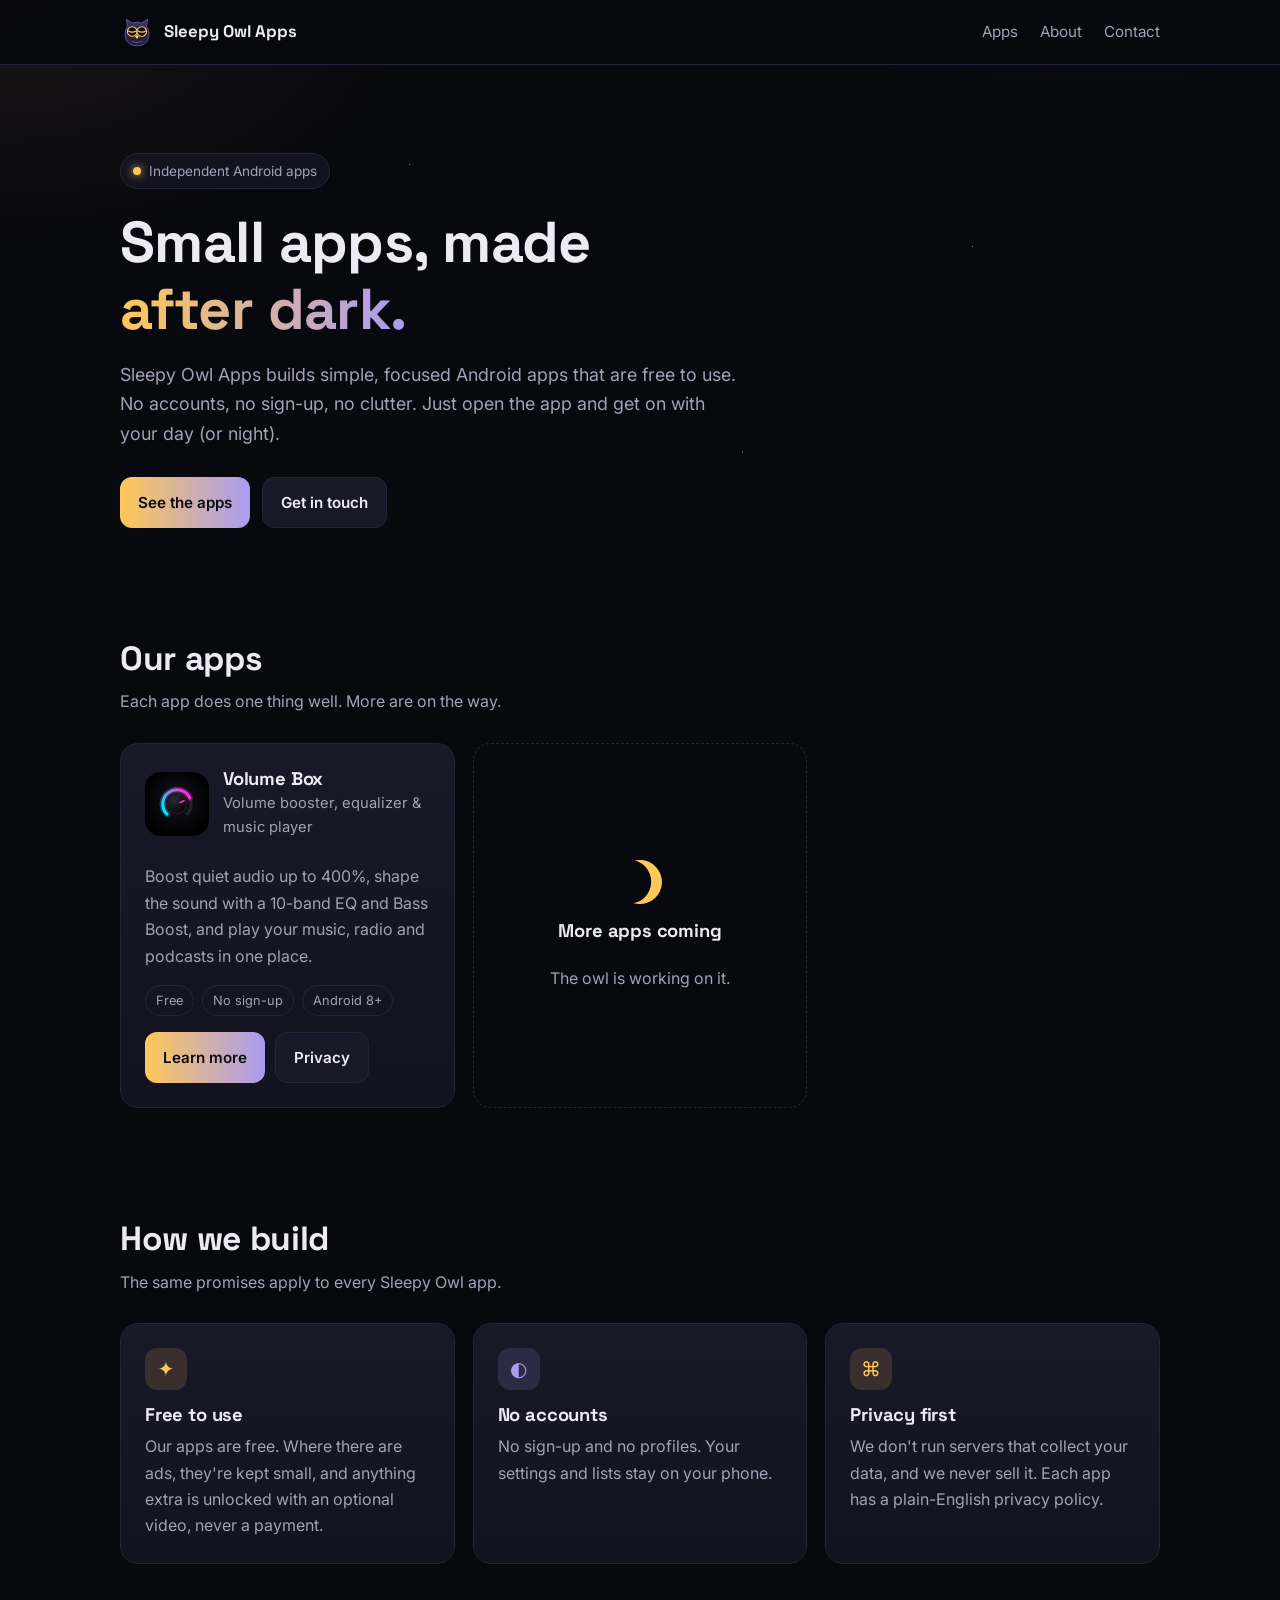
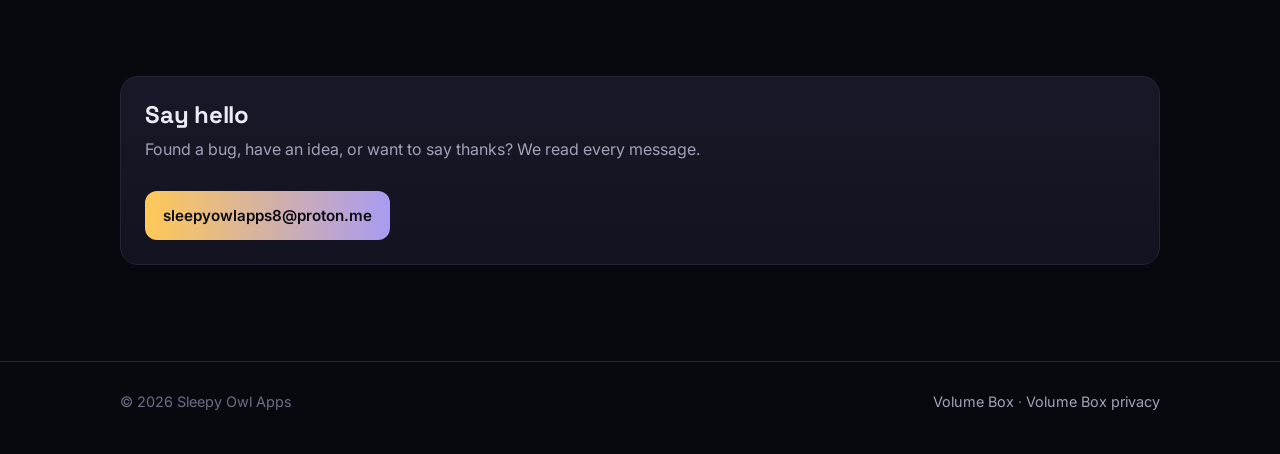
<file: index.html>
<!doctype html>
<html lang="en">
<head>
<meta charset="utf-8">
<meta name="viewport" content="width=device-width, initial-scale=1">
<title>Sleepy Owl Apps</title>
<meta name="description" content="Sleepy Owl Apps makes small, free Android apps with no sign-up. Home of Volume Box, a volume booster, equalizer and music player.">
<meta property="og:title" content="Sleepy Owl Apps">
<meta property="og:description" content="Small, free Android apps. No sign-up, no clutter.">
<link rel="icon" href="assets/owl.svg" type="image/svg+xml">
<link rel="preconnect" href="https://fonts.googleapis.com">
<link rel="preconnect" href="https://fonts.gstatic.com" crossorigin>
<link href="https://fonts.googleapis.com/css2?family=Inter:wght@400;600&family=Space+Grotesk:wght@500;700&display=swap" rel="stylesheet">
<link rel="stylesheet" href="style.css">
</head>
<body>

<header class="site-header">
  <div class="wrap">
    <a class="brand" href="./"><img src="assets/owl.svg" alt="">Sleepy Owl Apps</a>
    <nav class="nav">
      <a href="#apps">Apps</a>
      <a href="#about" class="nav-optional">About</a>
      <a href="#contact">Contact</a>
    </nav>
  </div>
</header>

<main>
  <div class="wrap hero">
    <span class="eyebrow"><span class="dot"></span>Independent Android apps</span>
    <h1>Small apps, made <span class="gradient-text">after dark.</span></h1>
    <p class="lead">Sleepy Owl Apps builds simple, focused Android apps that are free to use.
      No accounts, no sign-up, no clutter. Just open the app and get on with your day (or night).</p>
    <div class="actions">
      <a class="btn btn-primary" href="#apps">See the apps</a>
      <a class="btn" href="#contact">Get in touch</a>
    </div>
  </div>

  <!-- ============================================================ APPS
       To add an app: copy the Volume Box card below, change the folder name,
       icon, text and accent colour, and create a matching folder (see
       README.md in this repository). -->
  <section id="apps">
    <div class="wrap">
      <div class="section-head">
        <h2>Our apps</h2>
        <p>Each app does one thing well. More are on the way.</p>
      </div>

      <div class="grid">
        <article class="card app-card" style="--card-accent:#00e5ff">
          <div class="app-top">
            <img src="volumebox/icon.svg" alt="Volume Box icon">
            <div>
              <h3>Volume Box</h3>
              <p class="muted">Volume booster, equalizer &amp; music player</p>
            </div>
          </div>
          <p class="muted">Boost quiet audio up to 400%, shape the sound with a 10-band EQ and Bass Boost,
            and play your music, radio and podcasts in one place.</p>
          <div class="tags">
            <span class="tag">Free</span>
            <span class="tag">No sign-up</span>
            <span class="tag">Android 8+</span>
          </div>
          <div class="links">
            <a class="btn btn-primary" href="volumebox/">Learn more</a>
            <a class="btn" href="volumebox/privacy-policy.html">Privacy</a>
          </div>
        </article>

        <article class="card app-card soon" aria-label="More apps coming soon">
          <div class="moon" aria-hidden="true"></div>
          <h3>More apps coming</h3>
          <p class="muted">The owl is working on it.</p>
        </article>
      </div>
    </div>
  </section>

  <section id="about">
    <div class="wrap">
      <div class="section-head">
        <h2>How we build</h2>
        <p>The same promises apply to every Sleepy Owl app.</p>
      </div>
      <div class="grid">
        <div class="card feature">
          <div class="icon" aria-hidden="true">✦</div>
          <h3>Free to use</h3>
          <p>Our apps are free. Where there are ads, they're kept small, and anything extra is
            unlocked with an optional video, never a payment.</p>
        </div>
        <div class="card feature">
          <div class="icon" aria-hidden="true">◐</div>
          <h3>No accounts</h3>
          <p>No sign-up and no profiles. Your settings and lists stay on your phone.</p>
        </div>
        <div class="card feature">
          <div class="icon" aria-hidden="true">⌘</div>
          <h3>Privacy first</h3>
          <p>We don't run servers that collect your data, and we never sell it. Each app has a
            plain-English privacy policy.</p>
        </div>
      </div>
    </div>
  </section>

  <section id="contact">
    <div class="wrap">
      <div class="card">
        <h2>Say hello</h2>
        <p>Found a bug, have an idea, or want to say thanks? We read every message.</p>
        <div class="actions">
          <a class="btn btn-primary" href="mailto:sleepyowlapps8@proton.me">sleepyowlapps8@proton.me</a>
        </div>
      </div>
    </div>
  </section>
</main>

<footer class="site-footer">
  <div class="wrap">
    <span>© 2026 Sleepy Owl Apps</span>
    <span><a href="volumebox/">Volume Box</a> · <a href="volumebox/privacy-policy.html">Volume Box privacy</a></span>
  </div>
</footer>

</body>
</html>
</file>
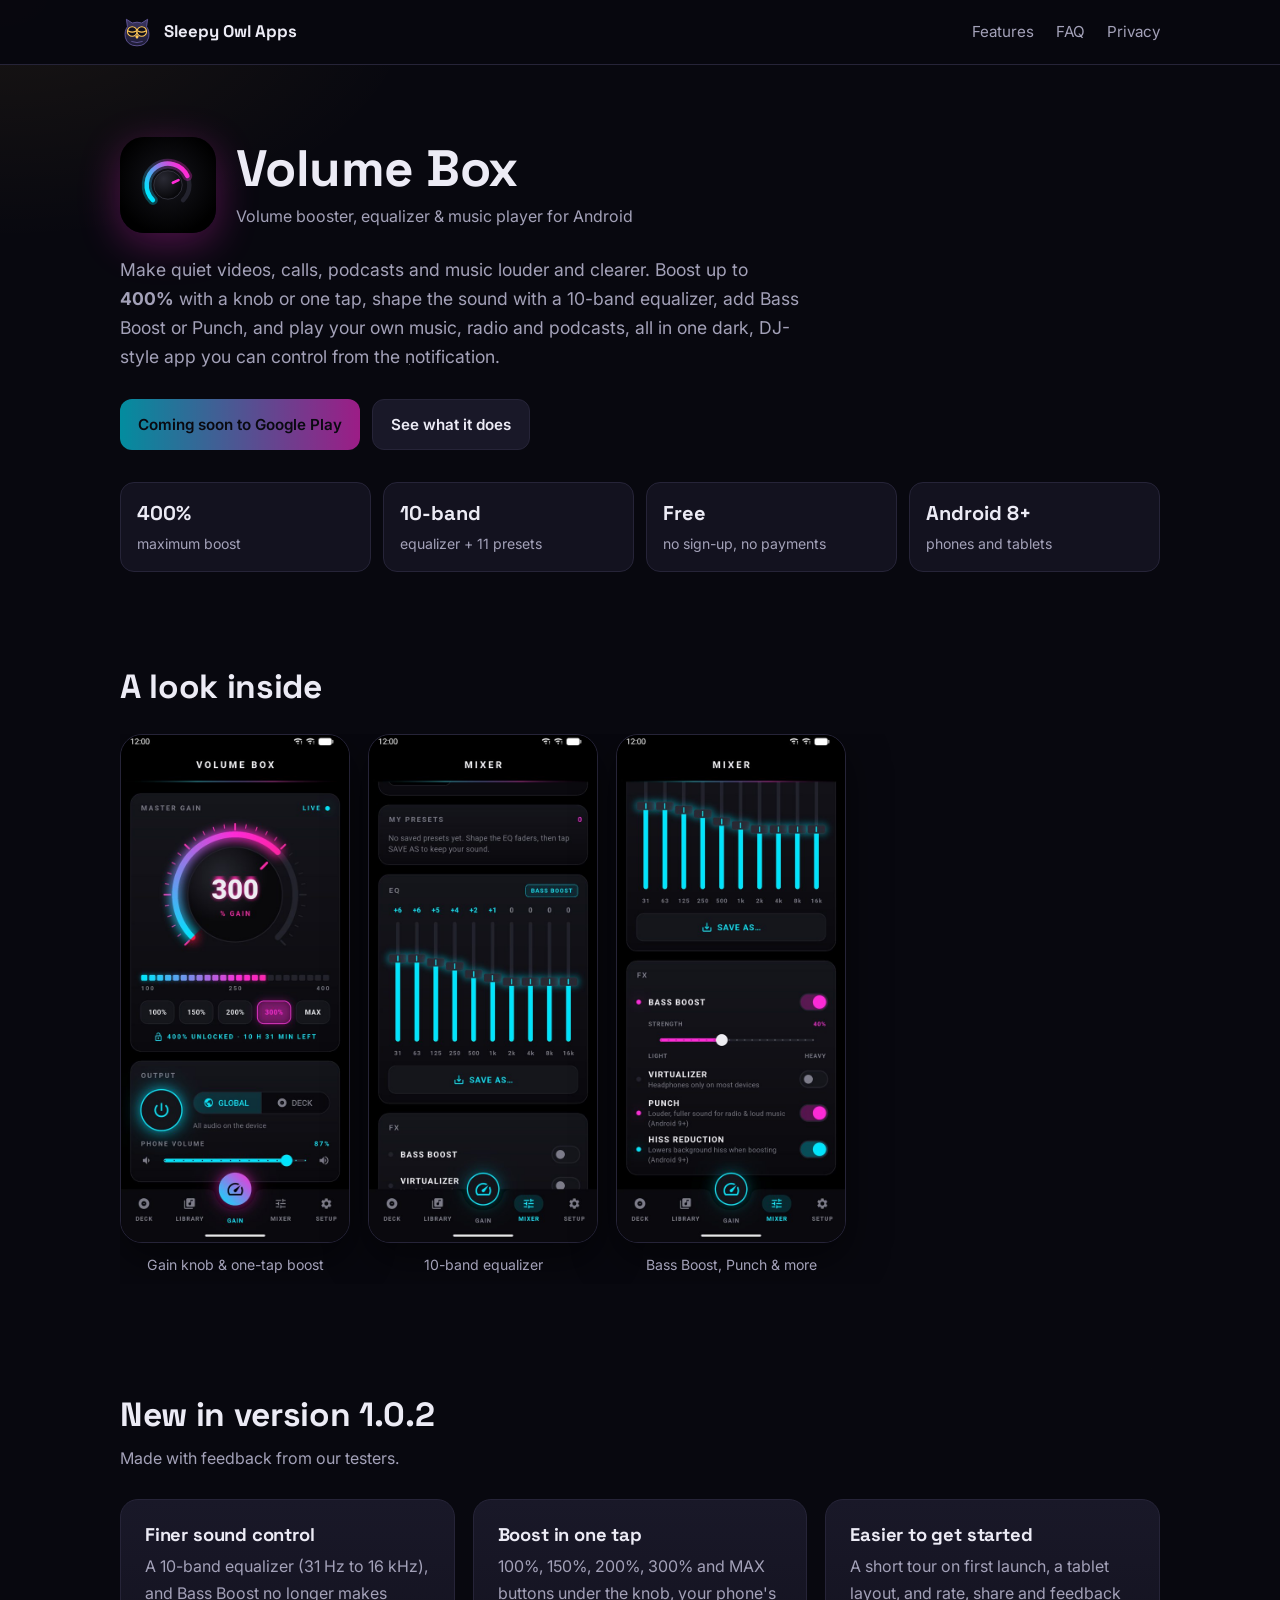
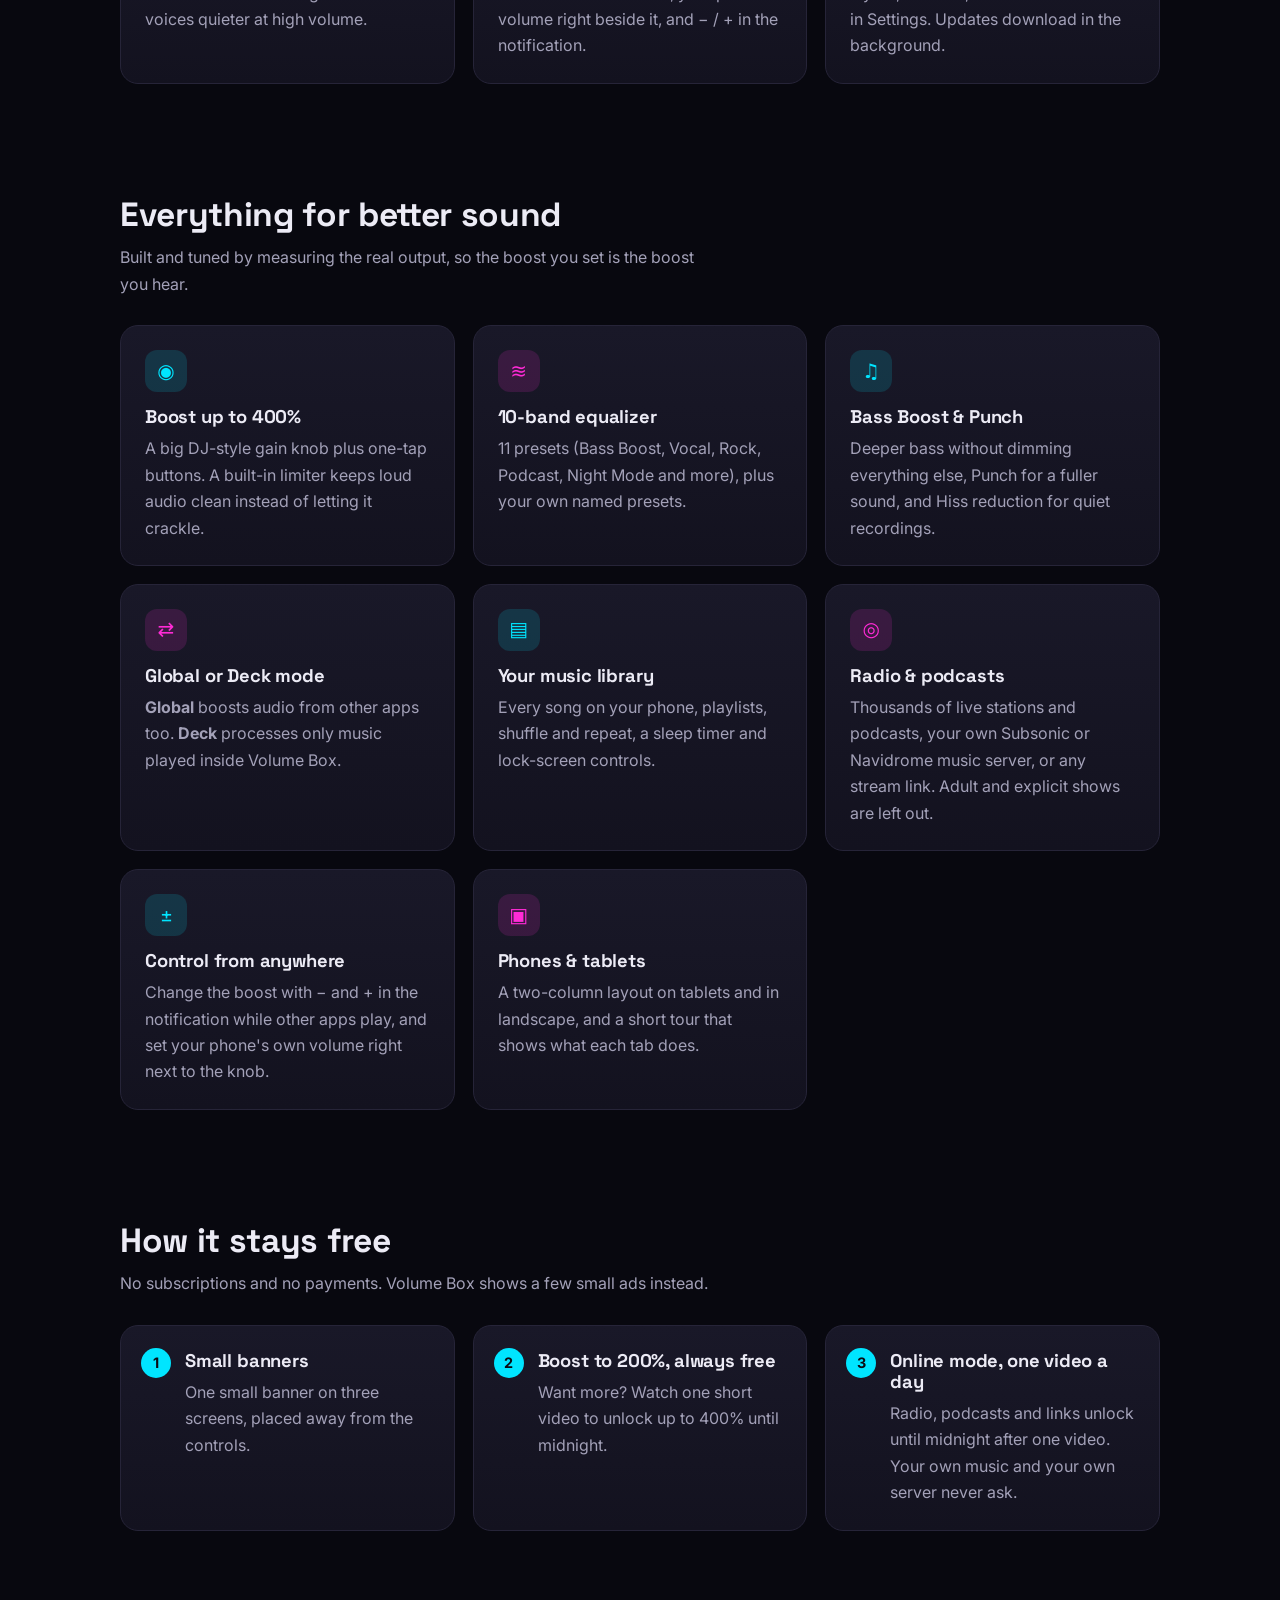
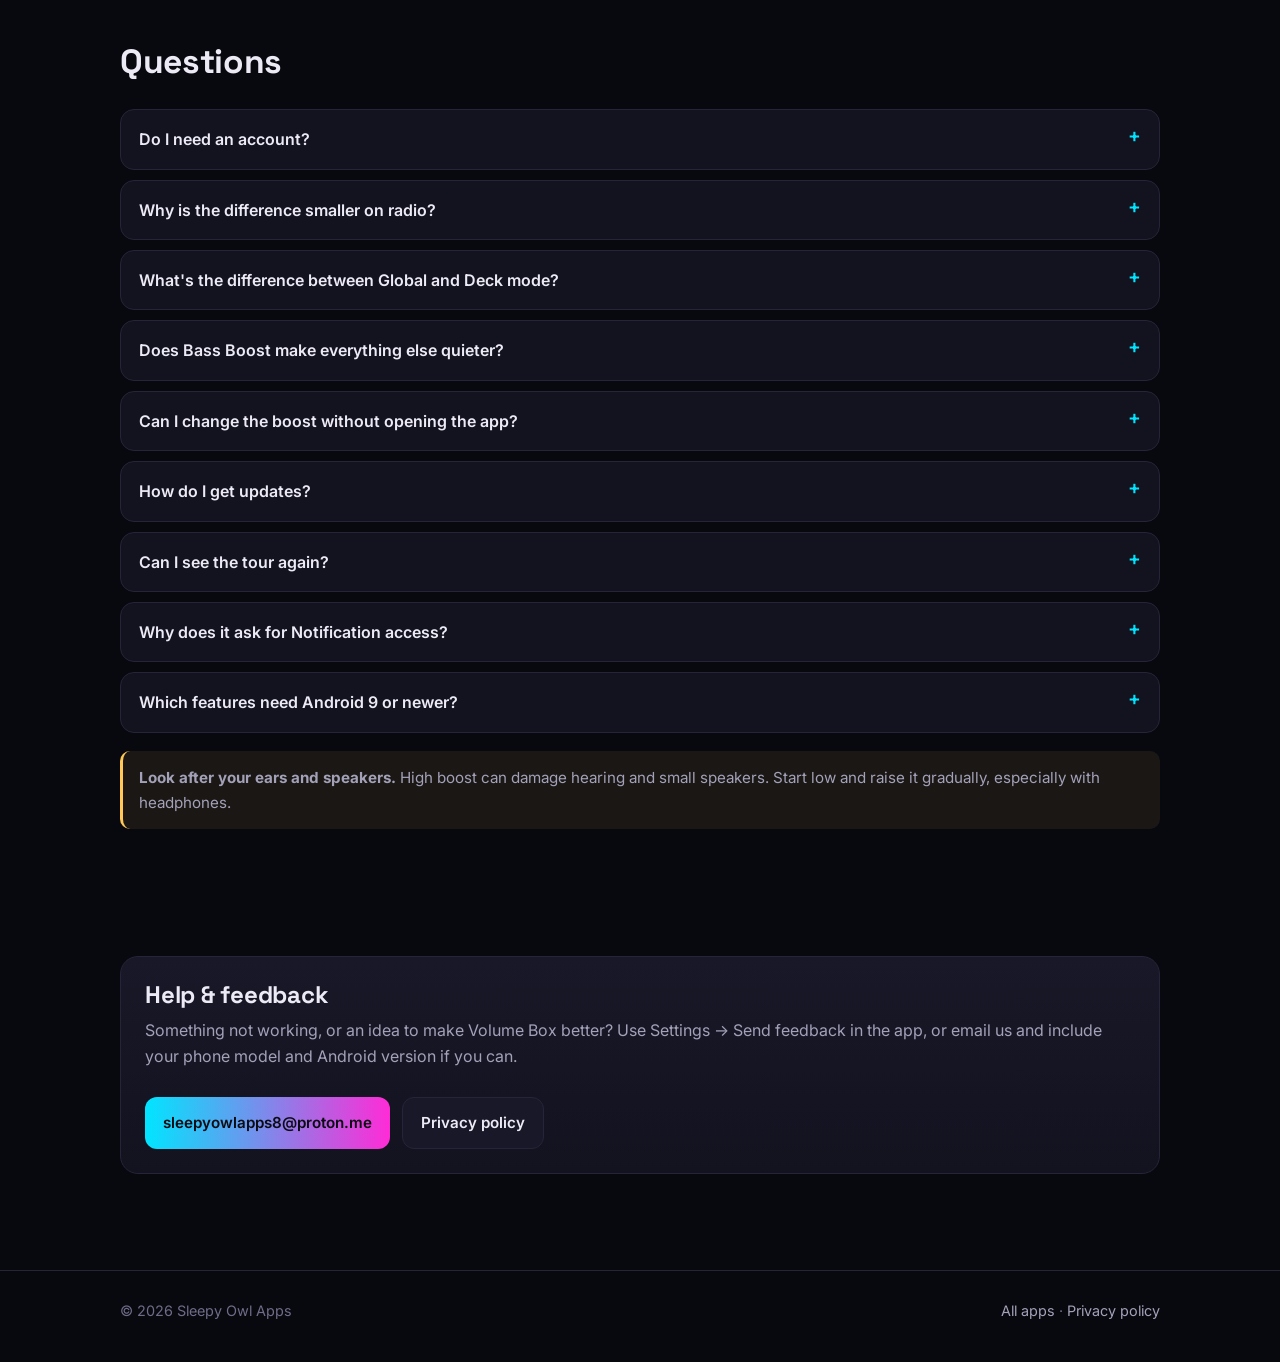
<file: volumebox/index.html>
<!doctype html>
<html lang="en">
<head>
<meta charset="utf-8">
<meta name="viewport" content="width=device-width, initial-scale=1">
<title>Volume Box: volume booster, equalizer &amp; music player</title>
<meta name="description" content="Volume Box boosts quiet audio up to 400% with a gain knob or one-tap buttons, a 10-band equalizer, Bass Boost, Punch and a music player with radio and podcasts. Control it from the notification. Free for Android, no sign-up.">
<meta property="og:title" content="Volume Box by Sleepy Owl Apps">
<meta property="og:description" content="Volume booster up to 400%, 10-band EQ and music player. Free, no sign-up.">
<link rel="icon" href="icon.svg" type="image/svg+xml">
<link rel="preconnect" href="https://fonts.googleapis.com">
<link rel="preconnect" href="https://fonts.gstatic.com" crossorigin>
<link href="https://fonts.googleapis.com/css2?family=Inter:wght@400;600&family=Space+Grotesk:wght@500;700&display=swap" rel="stylesheet">
<link rel="stylesheet" href="../style.css">
</head>
<body style="--accent:#00e5ff; --accent-2:#ff2bd6">

<header class="site-header">
  <div class="wrap">
    <a class="brand" href="../"><img src="../assets/owl.svg" alt="">Sleepy Owl Apps</a>
    <nav class="nav">
      <a href="#features">Features</a>
      <a href="#faq" class="nav-optional">FAQ</a>
      <a href="privacy-policy.html">Privacy</a>
    </nav>
  </div>
</header>

<main>
  <div class="wrap app-hero">
    <div class="head">
      <img src="icon.svg" alt="Volume Box icon">
      <div>
        <h1>Volume Box</h1>
        <p>Volume booster, equalizer &amp; music player for Android</p>
      </div>
    </div>
    <p class="lead muted" style="max-width:62ch;margin-top:22px;font-size:1.1rem">
      Make quiet videos, calls, podcasts and music louder and clearer. Boost up to
      <strong>400%</strong> with a knob or one tap, shape the sound with a 10-band equalizer,
      add Bass Boost or Punch, and play your own music, radio and podcasts, all in one dark,
      DJ-style app you can control from the notification.</p>
    <div class="actions">
      <!-- Replace with the Play Store link once the app is live:
           https://play.google.com/store/apps/details?id=com.sleepyowlapps.volumebox -->
      <a class="btn btn-primary" aria-disabled="true">Coming soon to Google Play</a>
      <a class="btn" href="#features">See what it does</a>
    </div>

    <div class="facts">
      <div class="fact"><b>400%</b><span>maximum boost</span></div>
      <div class="fact"><b>10-band</b><span>equalizer + 11 presets</span></div>
      <div class="fact"><b>Free</b><span>no sign-up, no payments</span></div>
      <div class="fact"><b>Android 8+</b><span>phones and tablets</span></div>
    </div>
  </div>

  <section id="screens">
    <div class="wrap">
      <div class="section-head">
        <h2>A look inside</h2>
      </div>
      <div class="shots">
        <figure>
          <img src="screens/gain.jpg" alt="GAIN screen: gain knob at 300% with one-tap buttons, Global mode and the phone volume slider" width="540" height="1200" loading="lazy">
          <figcaption>Gain knob &amp; one-tap boost</figcaption>
        </figure>
        <figure>
          <img src="screens/presets.jpg" alt="MIXER screen: 10-band equalizer from 31 Hz to 16 kHz with the Bass Boost preset" width="540" height="1200" loading="lazy">
          <figcaption>10-band equalizer</figcaption>
        </figure>
        <figure>
          <img src="screens/effects.jpg" alt="MIXER screen with Bass Boost, Punch and Hiss reduction switches" width="540" height="1200" loading="lazy">
          <figcaption>Bass Boost, Punch &amp; more</figcaption>
        </figure>
      </div>
    </div>
  </section>

  <section id="new">
    <div class="wrap">
      <div class="section-head">
        <h2>New in version 1.0.2</h2>
        <p>Made with feedback from our testers.</p>
      </div>
      <div class="grid">
        <div class="card">
          <h3>Finer sound control</h3>
          <p>A 10-band equalizer (31&nbsp;Hz to 16&nbsp;kHz), and Bass Boost no longer makes
            voices quieter at high volume.</p>
        </div>
        <div class="card">
          <h3>Boost in one tap</h3>
          <p>100%, 150%, 200%, 300% and MAX buttons under the knob, your phone's volume right
            beside it, and &minus; / + in the notification.</p>
        </div>
        <div class="card">
          <h3>Easier to get started</h3>
          <p>A short tour on first launch, a tablet layout, and rate, share and feedback in
            Settings. Updates download in the background.</p>
        </div>
      </div>
    </div>
  </section>

  <section id="features">
    <div class="wrap">
      <div class="section-head">
        <h2>Everything for better sound</h2>
        <p>Built and tuned by measuring the real output, so the boost you set is the boost you hear.</p>
      </div>
      <div class="grid">
        <div class="card feature">
          <div class="icon" aria-hidden="true">◉</div>
          <h3>Boost up to 400%</h3>
          <p>A big DJ-style gain knob plus one-tap buttons. A built-in limiter keeps loud audio
            clean instead of letting it crackle.</p>
        </div>
        <div class="card feature">
          <div class="icon" aria-hidden="true">≋</div>
          <h3>10-band equalizer</h3>
          <p>11 presets (Bass Boost, Vocal, Rock, Podcast, Night Mode and more), plus your own
            named presets.</p>
        </div>
        <div class="card feature">
          <div class="icon" aria-hidden="true">♫</div>
          <h3>Bass Boost &amp; Punch</h3>
          <p>Deeper bass without dimming everything else, Punch for a fuller sound, and Hiss
            reduction for quiet recordings.</p>
        </div>
        <div class="card feature">
          <div class="icon" aria-hidden="true">⇄</div>
          <h3>Global or Deck mode</h3>
          <p><b>Global</b> boosts audio from other apps too. <b>Deck</b> processes only music played
            inside Volume Box.</p>
        </div>
        <div class="card feature">
          <div class="icon" aria-hidden="true">▤</div>
          <h3>Your music library</h3>
          <p>Every song on your phone, playlists, shuffle and repeat, a sleep timer and
            lock-screen controls.</p>
        </div>
        <div class="card feature">
          <div class="icon" aria-hidden="true">◎</div>
          <h3>Radio &amp; podcasts</h3>
          <p>Thousands of live stations and podcasts, your own Subsonic or Navidrome music server,
            or any stream link. Adult and explicit shows are left out.</p>
        </div>
        <div class="card feature">
          <div class="icon" aria-hidden="true">±</div>
          <h3>Control from anywhere</h3>
          <p>Change the boost with &minus; and + in the notification while other apps play, and set
            your phone's own volume right next to the knob.</p>
        </div>
        <div class="card feature">
          <div class="icon" aria-hidden="true">▣</div>
          <h3>Phones &amp; tablets</h3>
          <p>A two-column layout on tablets and in landscape, and a short tour that shows what
            each tab does.</p>
        </div>
      </div>
    </div>
  </section>

  <section id="free">
    <div class="wrap">
      <div class="section-head">
        <h2>How it stays free</h2>
        <p>No subscriptions and no payments. Volume Box shows a few small ads instead.</p>
      </div>
      <div class="grid steps">
        <div class="card">
          <h3>Small banners</h3>
          <p>One small banner on three screens, placed away from the controls.</p>
        </div>
        <div class="card">
          <h3>Boost to 200%, always free</h3>
          <p>Want more? Watch one short video to unlock up to 400% until midnight.</p>
        </div>
        <div class="card">
          <h3>Online mode, one video a day</h3>
          <p>Radio, podcasts and links unlock until midnight after one video. Your own music and
            your own server never ask.</p>
        </div>
      </div>
    </div>
  </section>

  <section id="faq">
    <div class="wrap">
      <div class="section-head">
        <h2>Questions</h2>
      </div>
      <details>
        <summary>Do I need an account?</summary>
        <p>No. There's no sign-up at all. Your settings, presets and playlists are stored only on
          your phone.</p>
      </details>
      <details>
        <summary>Why is the difference smaller on radio?</summary>
        <p>Radio stations are already mastered close to full volume. At full phone volume, Volume
          Box limits them so they stay clean, so 400% adds about +5&nbsp;dB instead of +12&nbsp;dB.
          Quieter audio, or a lower phone volume, gets the full boost.</p>
      </details>
      <details>
        <summary>What's the difference between Global and Deck mode?</summary>
        <p>Global mode applies the boost and EQ to all audio on your phone, such as YouTube or
          Spotify, and keeps running in the background with a notification. Deck mode only
          processes music you play inside Volume Box.</p>
      </details>
      <details>
        <summary>Does Bass Boost make everything else quieter?</summary>
        <p>Not any more. At high boost, extra bass used to make the limiter turn the whole sound
          down. Since version 1.0.2 only the bass is held back, so voices keep their level. When
          the sound is already at its loudest, extra bass can't add much, but it no longer takes
          anything away.</p>
      </details>
      <details>
        <summary>Can I change the boost without opening the app?</summary>
        <p>Yes. In Global mode the notification shows the boost with &minus;10% and +10% buttons
          and a Turn off button. The same free limit applies: up to 200%, or 400% after the
          day's video.</p>
      </details>
      <details>
        <summary>How do I get updates?</summary>
        <p>Through Google Play. Volume Box also checks by itself: a new version downloads in the
          background and a RESTART button appears when it's ready. Nothing restarts without
          you.</p>
      </details>
      <details>
        <summary>Can I see the tour again?</summary>
        <p>Yes: Settings &rarr; Support &rarr; Show the tour.</p>
      </details>
      <details>
        <summary>Why does it ask for Notification access?</summary>
        <p>Only for the optional "Other apps" panel, which shows and controls what other music apps
          are playing. Volume Box doesn't read, store or share your notifications.</p>
      </details>
      <details>
        <summary>Which features need Android 9 or newer?</summary>
        <p>Punch and Hiss reduction, and the most accurate boost and EQ. On Android 8 the app uses
          Android's standard effects instead.</p>
      </details>
      <p class="note"><b>Look after your ears and speakers.</b> High boost can damage hearing and
        small speakers. Start low and raise it gradually, especially with headphones.</p>
    </div>
  </section>

  <section id="contact">
    <div class="wrap">
      <div class="card">
        <h2>Help &amp; feedback</h2>
        <p>Something not working, or an idea to make Volume Box better? Use Settings &rarr; Send
          feedback in the app, or email us and include your phone model and Android version if
          you can.</p>
        <div class="actions">
          <a class="btn btn-primary" href="mailto:sleepyowlapps8@proton.me?subject=Volume%20Box">sleepyowlapps8@proton.me</a>
          <a class="btn" href="privacy-policy.html">Privacy policy</a>
        </div>
      </div>
    </div>
  </section>
</main>

<footer class="site-footer">
  <div class="wrap">
    <span>© 2026 Sleepy Owl Apps</span>
    <span><a href="../">All apps</a> · <a href="privacy-policy.html">Privacy policy</a></span>
  </div>
</footer>

</body>
</html>
</file>
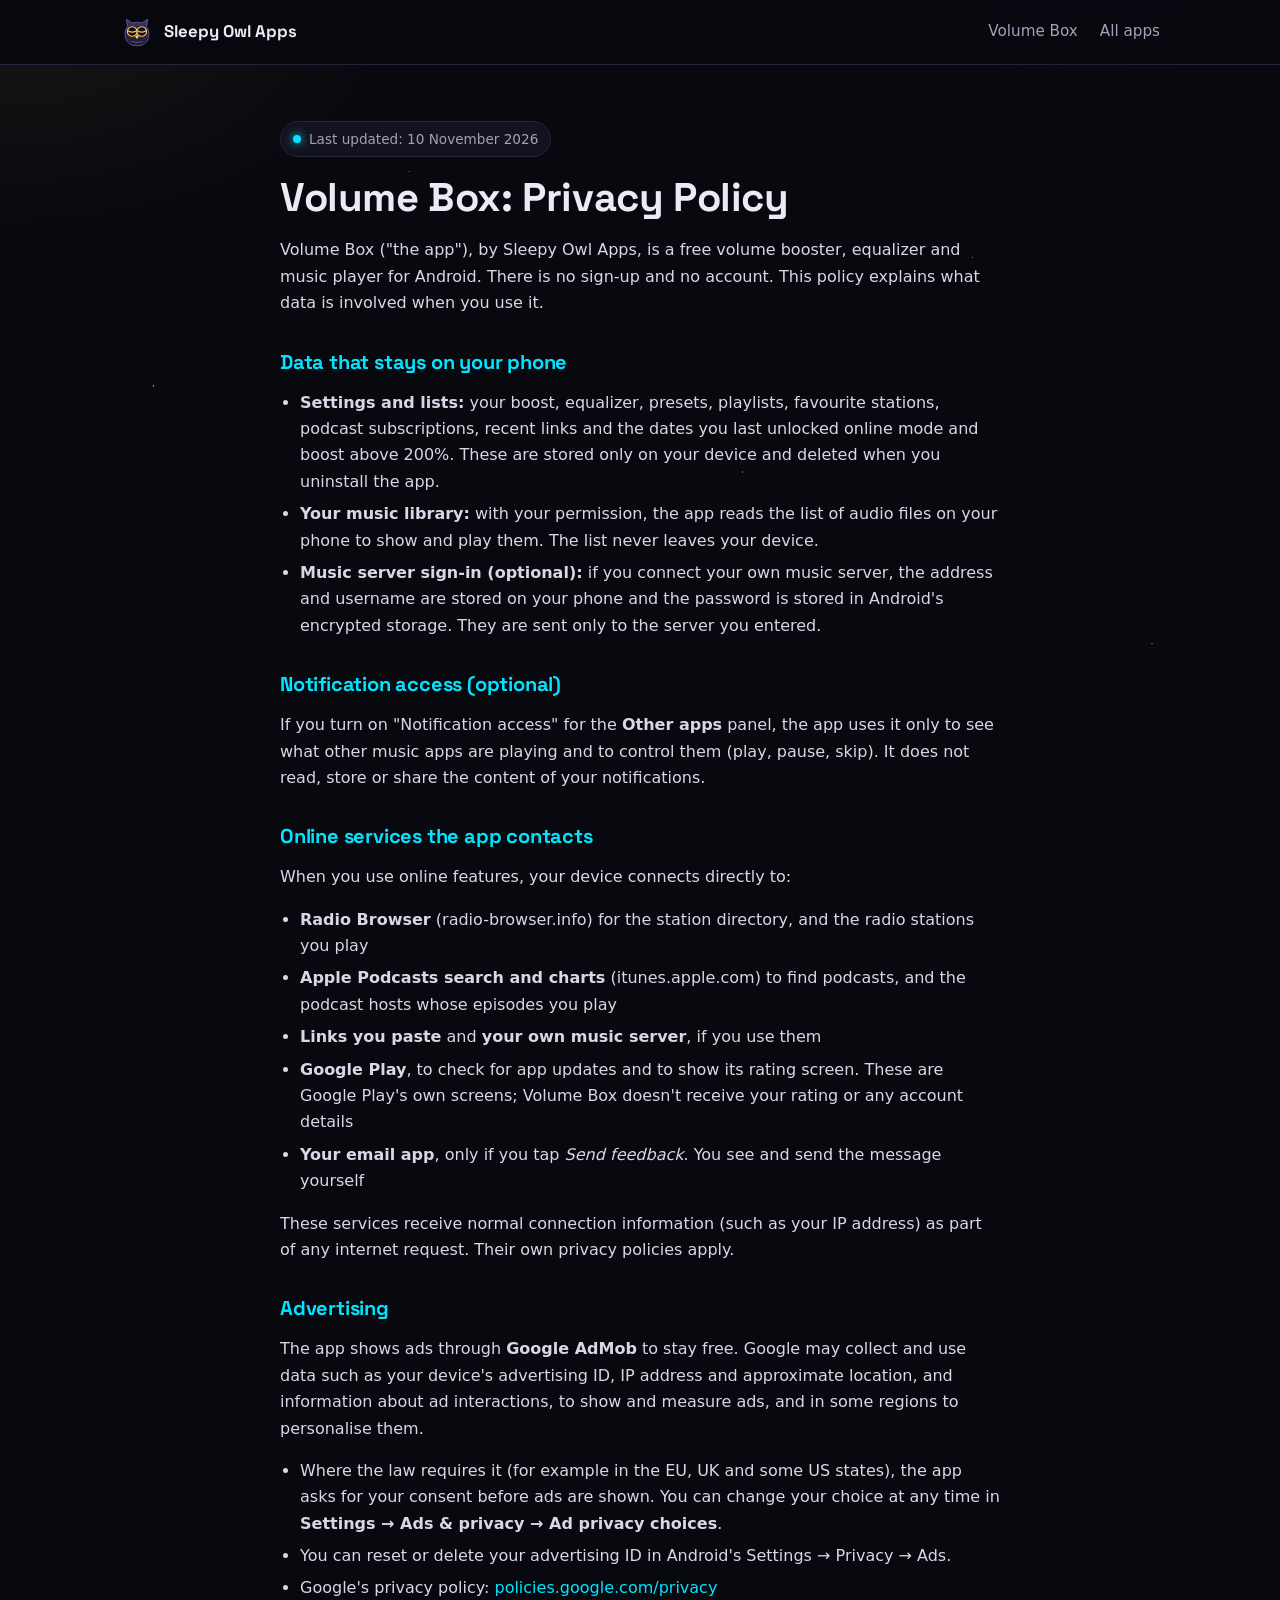
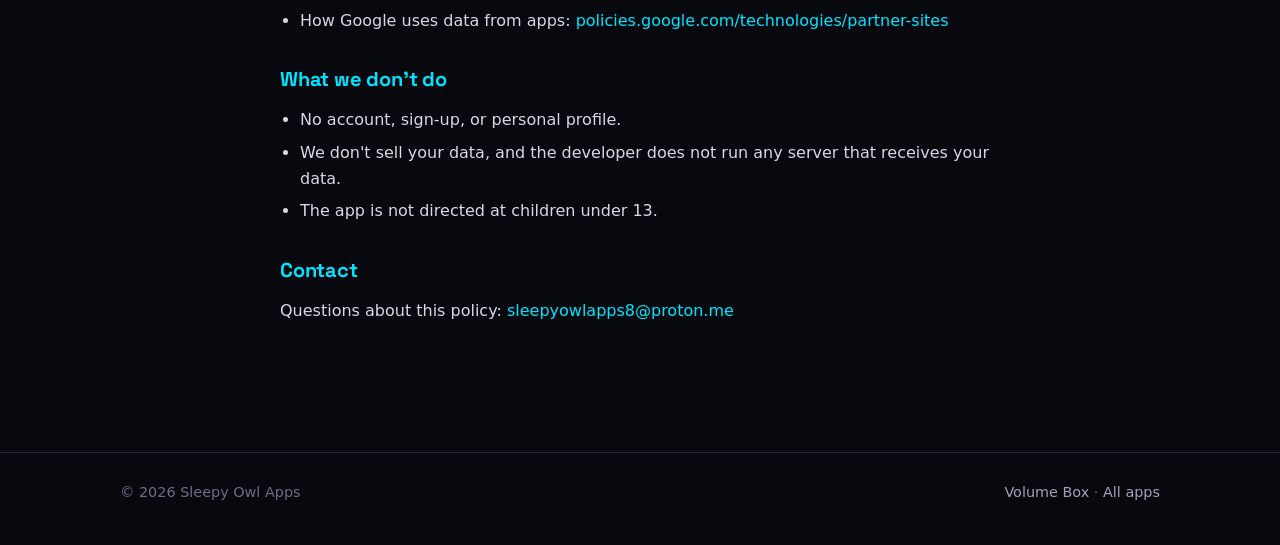
<file: privacy-policy.html>
<!doctype html>
<html lang="en">
<head>
<meta charset="utf-8">
<meta name="viewport" content="width=device-width, initial-scale=1">
<title>Volume Box: Privacy Policy</title>
<!-- Old address: the policy now lives at /volumebox/privacy-policy.html
     (one folder per app). Kept so existing links keep working. -->
<link rel="canonical" href="https://sleepyowlapps.github.io/volumebox/privacy-policy.html">
<meta http-equiv="refresh" content="0; url=volumebox/privacy-policy.html">
<link rel="stylesheet" href="style.css">
</head>
<body>
<main class="doc">
  <p>The Volume Box privacy policy has moved to
    <a href="volumebox/privacy-policy.html">sleepyowlapps.github.io/volumebox/privacy-policy.html</a>.</p>
</main>
</body>
</html>
</file>
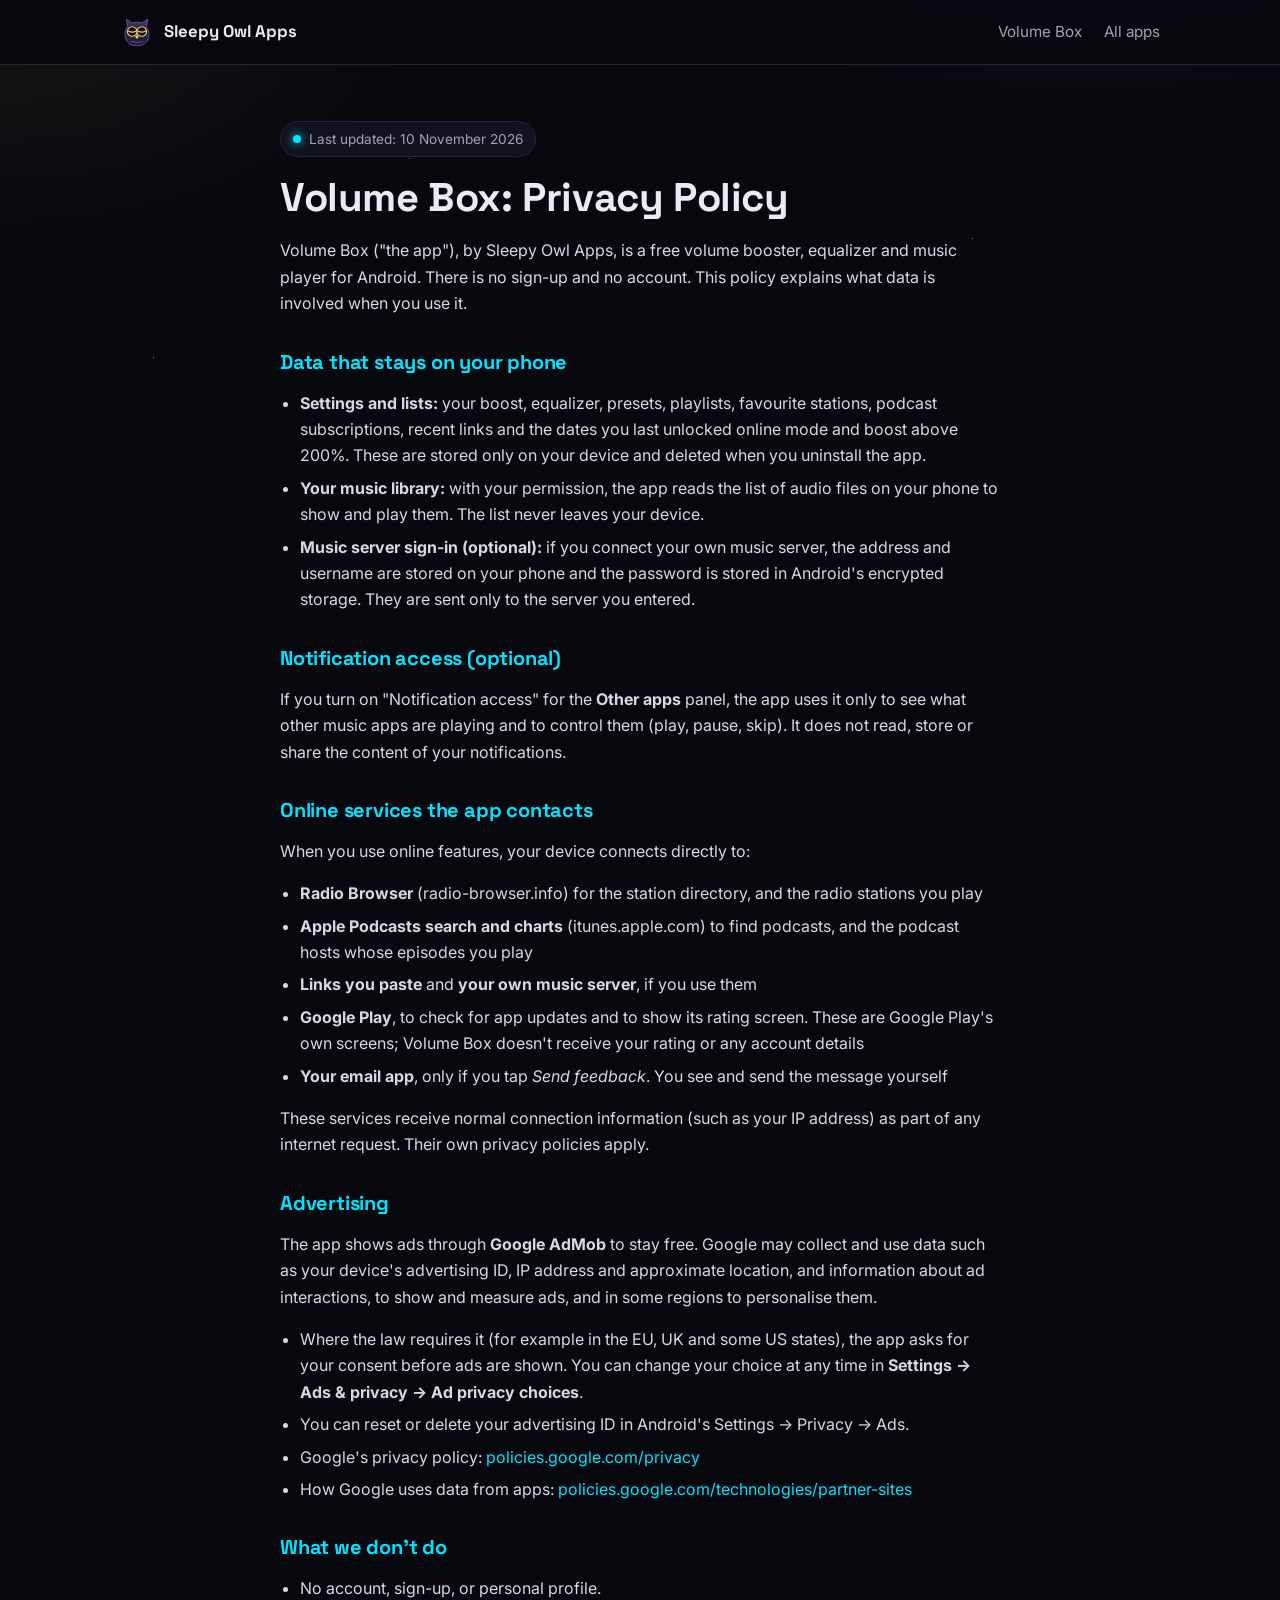
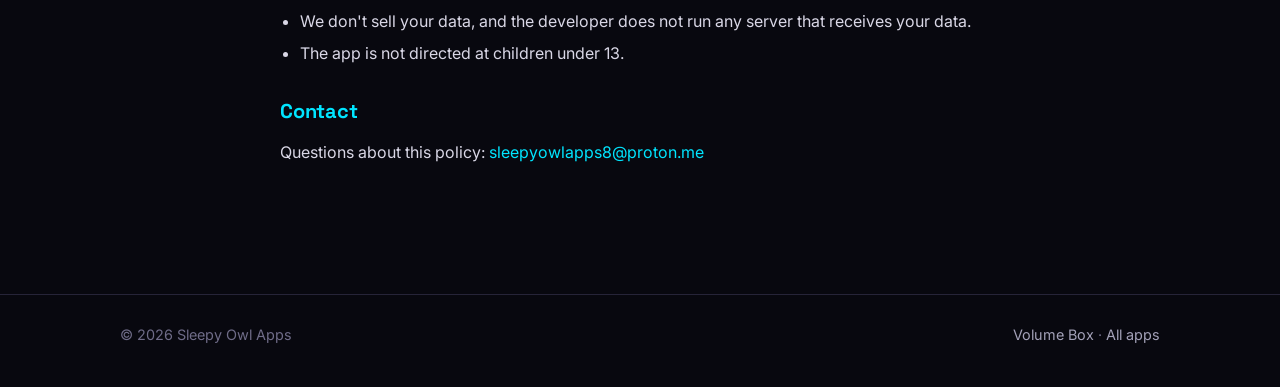
<file: volumebox/privacy-policy.html>
<!doctype html>
<html lang="en">
<head>
<meta charset="utf-8">
<meta name="viewport" content="width=device-width, initial-scale=1">
<title>Volume Box: Privacy Policy</title>
<meta name="description" content="Privacy policy for Volume Box, a free volume booster, equalizer and music player for Android by Sleepy Owl Apps.">
<link rel="icon" href="icon.svg" type="image/svg+xml">
<link rel="preconnect" href="https://fonts.googleapis.com">
<link rel="preconnect" href="https://fonts.gstatic.com" crossorigin>
<link href="https://fonts.googleapis.com/css2?family=Inter:wght@400;600&family=Space+Grotesk:wght@500;700&display=swap" rel="stylesheet">
<link rel="stylesheet" href="../style.css">
</head>
<body style="--accent:#00e5ff; --accent-2:#ff2bd6">

<header class="site-header">
  <div class="wrap">
    <a class="brand" href="../"><img src="../assets/owl.svg" alt="">Sleepy Owl Apps</a>
    <nav class="nav">
      <a href="./">Volume Box</a>
      <a href="../">All apps</a>
    </nav>
  </div>
</header>

<main class="doc">
  <span class="eyebrow"><span class="dot"></span>Last updated: 10 November 2026</span>
  <h1>Volume Box: Privacy Policy</h1>

  <p>Volume Box ("the app"), by Sleepy Owl Apps, is a free volume booster, equalizer and music player for Android. There is no sign-up and no account. This policy explains what data is involved when you use it.</p>

  <h2>Data that stays on your phone</h2>
  <ul>
    <li><strong>Settings and lists:</strong> your boost, equalizer, presets, playlists, favourite stations, podcast subscriptions, recent links and the dates you last unlocked online mode and boost above 200%. These are stored only on your device and deleted when you uninstall the app.</li>
    <li><strong>Your music library:</strong> with your permission, the app reads the list of audio files on your phone to show and play them. The list never leaves your device.</li>
    <li><strong>Music server sign-in (optional):</strong> if you connect your own music server, the address and username are stored on your phone and the password is stored in Android's encrypted storage. They are sent only to the server you entered.</li>
  </ul>

  <h2>Notification access (optional)</h2>
  <p>If you turn on "Notification access" for the <strong>Other apps</strong> panel, the app uses it only to see what other music apps are playing and to control them (play, pause, skip). It does not read, store or share the content of your notifications.</p>

  <h2>Online services the app contacts</h2>
  <p>When you use online features, your device connects directly to:</p>
  <ul>
    <li><strong>Radio Browser</strong> (radio-browser.info) for the station directory, and the radio stations you play</li>
    <li><strong>Apple Podcasts search and charts</strong> (itunes.apple.com) to find podcasts, and the podcast hosts whose episodes you play</li>
    <li><strong>Links you paste</strong> and <strong>your own music server</strong>, if you use them</li>
    <li><strong>Google Play</strong>, to check for app updates and to show its rating screen. These are Google Play's own screens; Volume Box doesn't receive your rating or any account details</li>
    <li><strong>Your email app</strong>, only if you tap <em>Send feedback</em>. You see and send the message yourself</li>
  </ul>
  <p>These services receive normal connection information (such as your IP address) as part of any internet request. Their own privacy policies apply.</p>

  <h2>Advertising</h2>
  <p>The app shows ads through <strong>Google AdMob</strong> to stay free. Google may collect and use data such as your device's advertising ID, IP address and approximate location, and information about ad interactions, to show and measure ads, and in some regions to personalise them.</p>
  <ul>
    <li>Where the law requires it (for example in the EU, UK and some US states), the app asks for your consent before ads are shown. You can change your choice at any time in <strong>Settings → Ads &amp; privacy → Ad privacy choices</strong>.</li>
    <li>You can reset or delete your advertising ID in Android's Settings → Privacy → Ads.</li>
    <li>Google's privacy policy: <a href="https://policies.google.com/privacy">policies.google.com/privacy</a></li>
    <li>How Google uses data from apps: <a href="https://policies.google.com/technologies/partner-sites">policies.google.com/technologies/partner-sites</a></li>
  </ul>

  <h2>What we don't do</h2>
  <ul>
    <li>No account, sign-up, or personal profile.</li>
    <li>We don't sell your data, and the developer does not run any server that receives your data.</li>
    <li>The app is not directed at children under 13.</li>
  </ul>

  <h2>Contact</h2>
  <p>Questions about this policy: <a href="mailto:sleepyowlapps8@proton.me">sleepyowlapps8@proton.me</a></p>
</main>

<footer class="site-footer">
  <div class="wrap">
    <span>© 2026 Sleepy Owl Apps</span>
    <span><a href="./">Volume Box</a> · <a href="../">All apps</a></span>
  </div>
</footer>

</body>
</html>
</file>
<file: style.css>
/* Sleepy Owl Apps: one stylesheet for the studio site and every app page.
   Each app page sets its own accent with --accent / --accent-2 on <body>. */

:root {
  --bg: #08080f;
  --bg-2: #0e0d1a;
  --panel: #13121f;
  --panel-2: #191828;
  --line: #262438;
  --text: #ecebf5;
  --muted: #a3a1b8;
  --faint: #6f6c88;
  --moon: #ffc857;
  --lilac: #a99bf2;
  --accent: var(--moon);
  --accent-2: var(--lilac);
  --radius: 18px;
  --max: 1080px;
  --font: "Inter", system-ui, -apple-system, "Segoe UI", Roboto, sans-serif;
  --display: "Space Grotesk", var(--font);
}

* { box-sizing: border-box; }

html { scroll-behavior: smooth; }

body {
  margin: 0;
  color: var(--text);
  font: 16px/1.65 var(--font);
  background-color: var(--bg);
  /* Night sky: a soft moon glow and a few faint stars. */
  background-image:
    radial-gradient(900px 500px at 85% -10%, rgba(169, 155, 242, 0.16), transparent 60%),
    radial-gradient(700px 400px at 0% 0%, rgba(255, 200, 87, 0.07), transparent 60%),
    radial-gradient(1.5px 1.5px at 12% 18%, #fff8 50%, transparent 51%),
    radial-gradient(1px 1px at 32% 8%, #fff6 50%, transparent 51%),
    radial-gradient(1.5px 1.5px at 58% 22%, #fff5 50%, transparent 51%),
    radial-gradient(1px 1px at 76% 12%, #fff7 50%, transparent 51%),
    radial-gradient(1px 1px at 90% 30%, #fff5 50%, transparent 51%);
  background-repeat: no-repeat;
  -webkit-font-smoothing: antialiased;
}

img { max-width: 100%; height: auto; display: block; }

a { color: var(--accent); text-decoration: none; }
a:hover { text-decoration: underline; }

h1, h2, h3 {
  font-family: var(--display);
  line-height: 1.15;
  letter-spacing: -0.01em;
  margin: 0;
}

.wrap {
  width: 100%;
  max-width: var(--max);
  margin: 0 auto;
  padding: 0 20px;
}

.muted { color: var(--muted); }

/* ---------------------------------------------------------------- header */

.site-header {
  position: sticky;
  top: 0;
  z-index: 10;
  /* Solid, not a blur: backdrop-filter made low-end phones' Chrome stutter. */
  background: rgba(8, 8, 15, 0.96);
  border-bottom: 1px solid var(--line);
}

.site-header .wrap {
  display: flex;
  align-items: center;
  justify-content: space-between;
  gap: 16px;
  height: 64px;
}

.brand {
  display: flex;
  align-items: center;
  gap: 10px;
  color: var(--text);
  font-family: var(--display);
  font-weight: 700;
  font-size: 1.05rem;
}
.brand:hover { text-decoration: none; }
.brand img { width: 34px; height: 34px; }

.nav { display: flex; gap: 22px; }
.nav a { color: var(--muted); font-size: 0.95rem; }
.nav a:hover { color: var(--text); text-decoration: none; }

@media (max-width: 560px) {
  .nav { gap: 14px; }
  .nav .nav-optional { display: none; }
}

/* ---------------------------------------------------------------- hero */

.hero { padding-top: 88px; padding-bottom: 56px; }

.eyebrow {
  display: inline-flex;
  align-items: center;
  gap: 8px;
  padding: 6px 12px;
  border: 1px solid var(--line);
  border-radius: 999px;
  background: var(--panel);
  color: var(--muted);
  font-size: 0.85rem;
}
.eyebrow .dot {
  width: 8px; height: 8px; border-radius: 50%;
  background: var(--accent);
  box-shadow: 0 0 10px var(--accent);
}

.hero h1 {
  margin-top: 20px;
  font-size: clamp(2.2rem, 6vw, 3.6rem);
  max-width: 14ch;
}

.gradient-text {
  background: linear-gradient(90deg, var(--accent), var(--accent-2));
  -webkit-background-clip: text;
  background-clip: text;
  color: transparent;
}

.hero p.lead {
  margin: 18px 0 0;
  max-width: 56ch;
  color: var(--muted);
  font-size: 1.12rem;
}

.actions { display: flex; flex-wrap: wrap; gap: 12px; margin-top: 28px; }

/* ---------------------------------------------------------------- buttons */

.btn {
  display: inline-flex;
  align-items: center;
  gap: 8px;
  padding: 12px 18px;
  border-radius: 12px;
  border: 1px solid var(--line);
  background: var(--panel-2);
  color: var(--text);
  font-weight: 600;
  font-size: 0.95rem;
}
.btn:hover { text-decoration: none; border-color: var(--accent); }

.btn-primary {
  border: 0;
  color: #0b0b12;
  background: linear-gradient(90deg, var(--accent), var(--accent-2));
}
.btn-primary:hover { filter: brightness(1.08); }

.btn[aria-disabled="true"] { opacity: 0.6; cursor: default; }
.btn[aria-disabled="true"]:hover { border-color: var(--line); }

/* ---------------------------------------------------------------- sections */

section { padding: 56px 0; scroll-margin-top: 64px; } /* clear the sticky header on #links */

.section-head { margin-bottom: 28px; }
.section-head h2 { font-size: clamp(1.6rem, 3.5vw, 2.1rem); }
.section-head p { margin: 10px 0 0; color: var(--muted); max-width: 60ch; }

.grid {
  display: grid;
  gap: 18px;
  grid-template-columns: repeat(auto-fill, minmax(280px, 1fr));
}

.card {
  position: relative;
  padding: 24px;
  border: 1px solid var(--line);
  border-radius: var(--radius);
  background: linear-gradient(180deg, var(--panel-2), var(--panel));
}

.card h3 { font-size: 1.15rem; }
.card p { margin: 8px 0 0; color: var(--muted); }

/* ---------------------------------------------------------------- app cards */

.app-card {
  display: flex;
  flex-direction: column;
  gap: 16px;
  transition: transform 0.2s ease, border-color 0.2s ease;
}
.app-card:hover { transform: translateY(-3px); border-color: var(--card-accent, var(--accent)); }

.app-card .app-top { display: flex; align-items: center; gap: 14px; }
.app-card .app-top img { width: 64px; height: 64px; border-radius: 16px; }
.app-card .app-top p { margin: 2px 0 0; font-size: 0.92rem; }

.tags { display: flex; flex-wrap: wrap; gap: 8px; }
.tag {
  padding: 4px 10px;
  border-radius: 999px;
  border: 1px solid var(--line);
  color: var(--muted);
  font-size: 0.8rem;
}

.app-card .links { display: flex; flex-wrap: wrap; gap: 10px; margin-top: auto; }

.app-card.soon {
  align-items: center;
  justify-content: center;
  text-align: center;
  min-height: 240px;
  border-style: dashed;
  background: transparent;
}
.app-card.soon:hover { transform: none; border-color: var(--line); }
.app-card.soon .moon {
  width: 44px; height: 44px; border-radius: 50%;
  box-shadow: inset -10px -4px 0 0 var(--moon);
  transform: rotate(-20deg);
}

/* ---------------------------------------------------------------- features */

.feature .icon {
  width: 42px; height: 42px;
  display: grid; place-items: center;
  border-radius: 12px;
  margin-bottom: 14px;
  background: color-mix(in srgb, var(--accent) 14%, transparent);
  color: var(--accent);
  font-size: 1.25rem;
}
.feature:nth-child(even) .icon {
  background: color-mix(in srgb, var(--accent-2) 14%, transparent);
  color: var(--accent-2);
}

/* ---------------------------------------------------------------- app page hero */

.app-hero { padding-top: 72px; padding-bottom: 40px; }
.app-hero .head { display: flex; align-items: center; gap: 20px; flex-wrap: wrap; }
.app-hero .head img {
  width: 96px; height: 96px; border-radius: 24px;
  box-shadow: 0 10px 40px color-mix(in srgb, var(--accent-2) 30%, transparent);
}
.app-hero h1 { font-size: clamp(2.2rem, 6vw, 3.2rem); }
.app-hero .head p { margin: 4px 0 0; color: var(--muted); }

.facts {
  display: grid;
  grid-template-columns: repeat(auto-fit, minmax(150px, 1fr));
  gap: 12px;
  margin-top: 32px;
}
.fact {
  padding: 14px 16px;
  border: 1px solid var(--line);
  border-radius: 14px;
  background: var(--panel);
}
.fact b { display: block; font-family: var(--display); font-size: 1.25rem; }
.fact span { color: var(--muted); font-size: 0.88rem; }

/* ---------------------------------------------------------------- screenshots */

.shots {
  display: flex;
  gap: 18px;
  overflow-x: auto;
  padding-bottom: 8px;
  scroll-snap-type: x mandatory;
}
.shots figure {
  margin: 0;
  flex: 0 0 230px;
  scroll-snap-align: start;
}
.shots img {
  border-radius: 22px;
  border: 1px solid var(--line);
  box-shadow: 0 16px 40px rgba(0, 0, 0, 0.5);
}
.shots figcaption { margin-top: 10px; color: var(--muted); font-size: 0.88rem; text-align: center; }

/* ---------------------------------------------------------------- steps / FAQ */

.steps { counter-reset: step; }
.steps .card { padding-left: 64px; }
.steps .card::before {
  counter-increment: step;
  content: counter(step);
  position: absolute;
  left: 20px; top: 22px;
  width: 30px; height: 30px;
  display: grid; place-items: center;
  border-radius: 50%;
  background: var(--accent);
  color: #0b0b12;
  font-weight: 700;
  font-size: 0.9rem;
}

details {
  border: 1px solid var(--line);
  border-radius: 14px;
  background: var(--panel);
  padding: 4px 18px;
}
details + details { margin-top: 10px; }
summary {
  cursor: pointer;
  padding: 12px 0;
  font-weight: 600;
  list-style: none;
}
summary::-webkit-details-marker { display: none; }
summary::after { content: "+"; float: right; color: var(--accent); font-size: 1.2rem; line-height: 1; }
details[open] summary::after { content: "–"; }
details p { margin: 0 0 14px; color: var(--muted); }

.note {
  margin-top: 18px;
  padding: 14px 16px;
  border-left: 3px solid var(--moon);
  border-radius: 10px;
  background: color-mix(in srgb, var(--moon) 8%, transparent);
  color: var(--muted);
  font-size: 0.95rem;
}

/* ---------------------------------------------------------------- policy pages */

.doc { max-width: 760px; padding: 56px 20px 72px; margin: 0 auto; }
.doc h1 { font-size: clamp(1.9rem, 5vw, 2.5rem); margin-top: 18px; }
.doc h2 { font-size: 1.25rem; margin: 34px 0 10px; color: var(--accent); }
.doc ul { padding-left: 20px; }
.doc li { margin: 6px 0; }
.doc p, .doc li { color: #d9d7e6; }

/* ---------------------------------------------------------------- footer */

.site-footer {
  margin-top: 40px;
  border-top: 1px solid var(--line);
  padding: 28px 0 40px;
  color: var(--faint);
  font-size: 0.9rem;
}
.site-footer .wrap {
  display: flex;
  flex-wrap: wrap;
  gap: 12px 24px;
  justify-content: space-between;
}
.site-footer a { color: var(--muted); }
</file>
